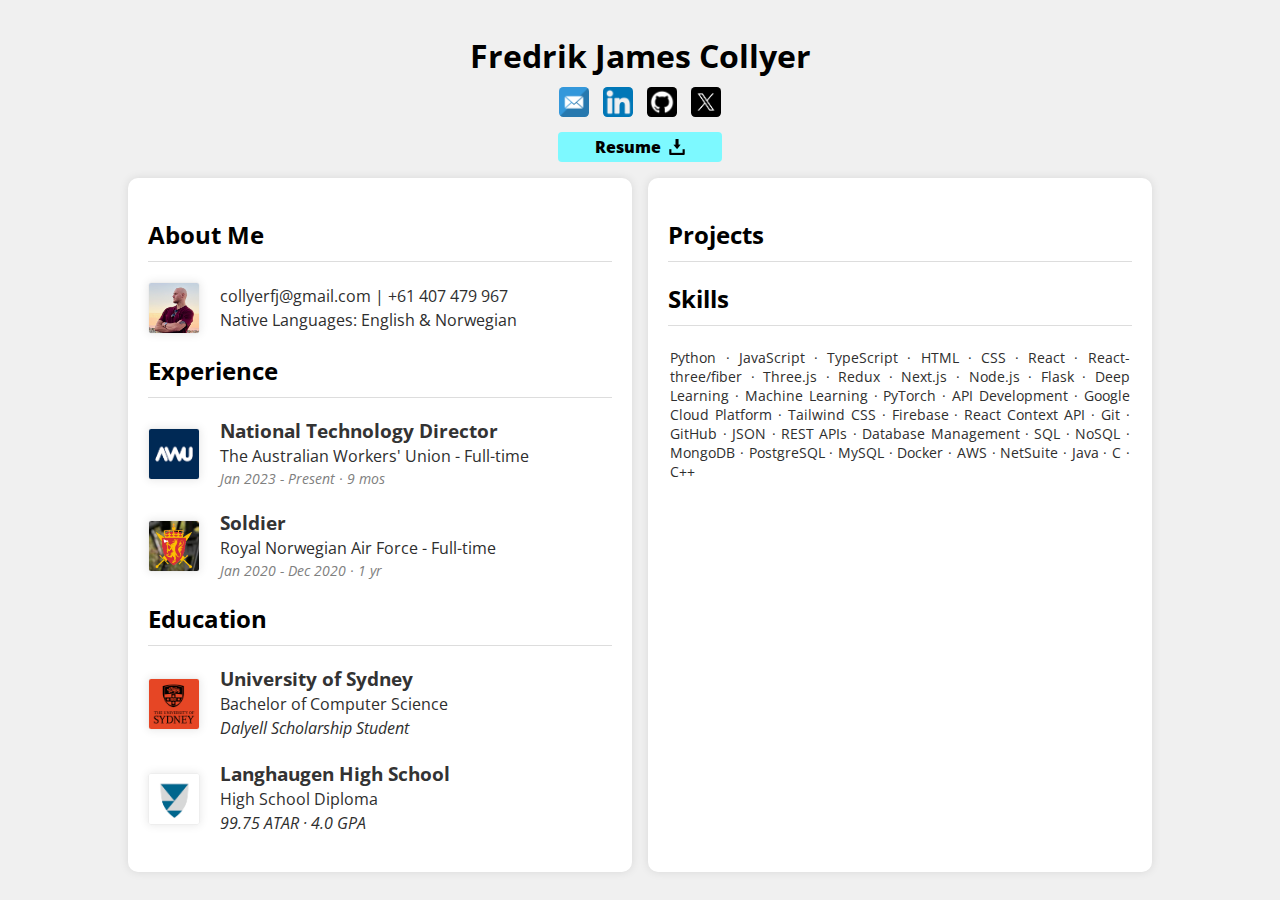
<file: index.html>
<!DOCTYPE html>
<html>
  <head>
    <meta name="viewport" content="width=device-width, initial-scale=1.0" />
    
    <meta property="og:title" content="Fredrik James Collyer - Resume & Portfolio">
    <meta property="og:description" content="Personal website of Fredrik James Collyer">
    <meta property="og:image" content="https://fjcollyer.github.io/images/profile.png">
    <meta property="og:url" content="https://fjcollyer.github.io/">
    <meta property="og:type" content="website">

    <link rel="stylesheet" type="text/css" href="styles.css" />
    <link
      href="https://fonts.googleapis.com/css2?family=Open+Sans:wght@400;700&display=swap"
      rel="stylesheet"
    />
    <!-- Favicon for Browsers -->
    <link rel="icon" href="./images/favicon.ico" type="image/x-icon">
    <!-- Apple Touch Icon for Mobile Devices -->
    <link rel="apple-touch-icon" href="./images/apple-touch-icon.png">
  </head>
  <body>
    <h1 id="main-title">Fredrik James Collyer</h1>
    <div id="contact-info">
        <div id="social-icons">
            <a href="mailto:collyerfj@gmail.com" target="_blank"><img src="./images/email-icon.png" class="social-icon" alt="Email icon"></a>
            <a href="https://www.linkedin.com/in/fjcollyer/" target="_blank"><img src="./images/linkedin-icon.png" class="social-icon" alt="LinkedIn icon"></a>
            <a href="https://github.com/fjcollyer" target="_blank"><img src="./images/github-icon.png" class="social-icon" alt="Github icon"></a>
            <a href="https://twitter.com/fjcollyer" target="_blank"><img src="./images/x-icon.jpeg" class="social-icon" alt="X icon"></a>
        </div>
        <div>
          <a href="./images/favicon.ico" class="resume-button" download target="_blank">
              Resume
              <img src="./images/download-icon.png" alt="Download icon" class="download-icon">
          </a>
      </div>      
    </div>      
    <div id="main-container">
      <div class="container">
        <!-- Left Container With Only Resume -->
        <div id="header">
          <h2>About Me</h2>
          <div class="about-entry">
            <img id="profile-img" src="./images/profile.png" alt="Profile Image" />
            <div class="about-info">
              <p><a class="email-href" href="mailto:collyerfj@gmail.com" target="_blank">collyerfj@gmail.com</a> | +61 407 479 967</p>
              <p>Native Languages: English & Norwegian</p>
            </div>
          </div>
        </div>     
        <div id="experience">
          <h2>Experience</h2>
          <div class="job">
            <img id="awu-img" src="./images/awu-icon.png" alt="AWU Image" />
            <div class="job-info">
              <h3>National Technology Director</h3>
              <p>The Australian Workers' Union - Full-time</p>
              <p id="job-year"><i>Jan 2023 - Present  &middot; 9 mos </i></p>
            </div>
          </div>

          <!-- <div class="job">
            <img id="luftforsvaret-img" src="./images/cipher-logo.png" alt="Airforce Image" />
            <div class="job-info">
              <h3>Software Engineer</h3>
              <p>Cipher Technologies - Full-time</p>
              <p id="job-year"><i>Jan 2021 - Dec 2022 &middot; 2 yr</i></p>
            </div>
          </div> -->
          
          <div class="job">
            <img id="luftforsvaret-img" src="./images/luftforsvaret-icon.png" alt="Airforce Image" />
            <div class="job-info">
              <h3>Soldier</h3>
              <p>Royal Norwegian Air Force - Full-time</p>
              <p id="job-year"><i>Jan 2020 - Dec 2020 &middot; 1 yr</i></p>
            </div>
          </div>
        </div>
        <div id="education">
          <h2>Education</h2>
          <div class="education-entry">
            <img id="usyd-img" src="./images/usyd-icon.png" alt="USYD Image" />
            <div class="education-info">
              <h3>University of Sydney</h3>
              <p>Bachelor of Computer Science</p>
              <!-- <p>Jan 2022 - Apr 2023</p> -->
              <p><i>Dalyell Scholarship Student</i></p>
            </div>
          </div>
          <div class="education-entry">
            <img id="usyd-img" src="./images/langhaugen.png" alt="USYD Image" />
            <div class="education-info">
              <h3>Langhaugen High School</h3>
              <p>High School Diploma</p>
              <p><i>99.75 ATAR &middot; 4.0 GPA</i></p>
            </div>
          </div>
        </div>
      </div>
      <div class="container">
        <!-- Right Container with only Projects -->
        <div id="projects">
            <h2>Projects</h2>
            <!-- <div class="project">
                <div class="project-container">
                    <img class="project-img" src="./images/connect4-icon.png" alt="Project Image" />
                    <div class="project-info">
                        <h3>Deep Q-Learning Connect4 AI</h3>
                        <p>Created a self-learning Connect 4 AI using PyTorch and Deep Q-Learning, served via Google Cloud API.</p>
                        <div class="project-buttons">
                            <button class="btn" onclick="window.location.href='https://fjcollyer.github.io/connect4/'">Website</button>
                            <button class="btn" onclick="window.open('https://github.com/fjcollyer/connect4-deep-q-network', '_blank')">Code</button>
                            <button class="btn" onclick="window.open('https://www.youtube.com/watch?v=NeTY1lkydIM', '_blank')">Demo</button>
                        </div>
                    </div>
                </div>
            </div>
            <div class="project">
              <div class="project-container">
                  <img class="project-img" src="./images/headfirst.png" alt="Project Image" />
                  <div class="project-info">
                      <h3>Mental Health Campaign Website</h3>
                      <p>Built and deployed the Australian Workers Union's Headfirst campaign website, with automated updates and CMS admin features.</p>
                      <div class="project-buttons">
                          <button class="btn" onclick="window.open('https://head-first.com.au/', '_blank')">Website</button>
                          <button class="btn btn-disabled" style="flex-grow: 1;" disabled>IP owned by AWU</button>
                      </div>
                  </div>
              </div>
            </div>                     
            <div class="project">
                <div class="project-container">
                    <img class="project-img" src="./images/crypto-icon.png" alt="Project Image" />
                    <div class="project-info">
                        <h3>Crypto Dashboard Web App</h3>
                        <p>Built a real-time cryptocurrency dashboard using React, Tailwind CSS, and Firebase for backend and authentication.</p>
                        <div class="project-buttons">
                            <button class="btn" onclick="window.open('https://jc-crypto-app.web.app/', '_blank')">Website</button>
                            <button class="btn" onclick="window.open('https://github.com/fjcollyer/jc-crypto', '_blank')">Code</button>
                            <button class="btn" onclick="window.open('https://www.youtube.com/watch?v=02uuoGEX-UE', '_blank')">Demo</button>
                        </div>
                    </div>
                </div>
            </div> -->
            <div id="skills">
              <h2>Skills</h2>
              <p id="skills-list">
                Python &middot; JavaScript &middot; TypeScript &middot; HTML &middot; CSS &middot; React &middot; React-three/fiber &middot; Three.js &middot; Redux &middot; Next.js &middot; Node.js &middot; Flask &middot; Deep Learning &middot; Machine Learning &middot; PyTorch &middot; API Development &middot; Google Cloud Platform &middot; Tailwind CSS &middot; Firebase &middot; React Context API &middot; Git &middot; GitHub &middot; JSON &middot; REST APIs &middot; Database Management &middot; SQL &middot; NoSQL &middot; MongoDB &middot; PostgreSQL &middot; MySQL &middot; Docker &middot; AWS &middot; NetSuite &middot; Java &middot; C &middot; C++
              </p>
            </div>            
        </div>    
    </div>
  </body>
</html>
</file>
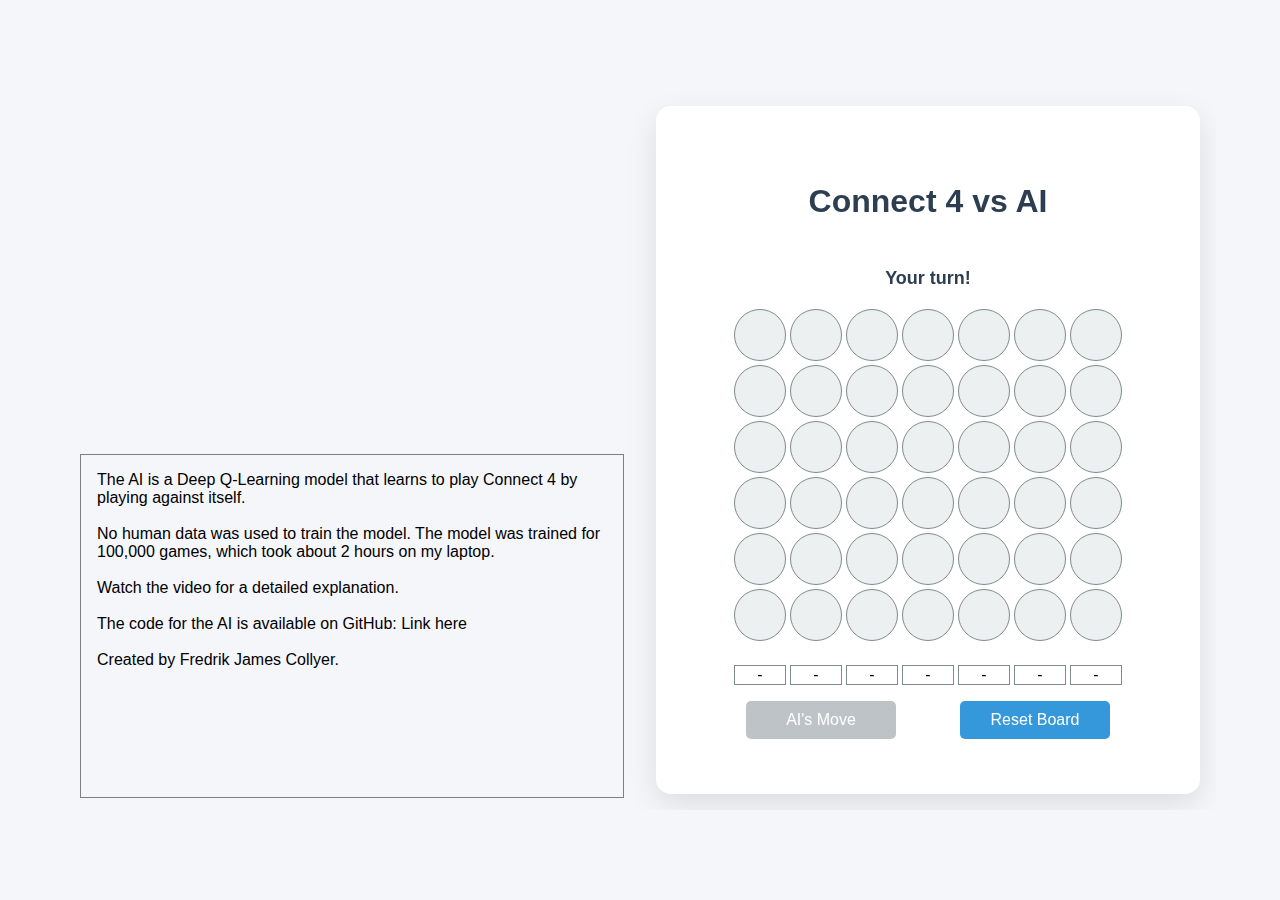
<file: connect4-ai/index.html>
<!DOCTYPE html>
<html lang="en">

<head>
    <meta charset="UTF-8">
    <meta name="viewport" content="width=device-width, initial-scale=1.0">
    <title>Connect 4 vs AI</title>
    <link rel="stylesheet" href="styles.css">
</head>

<body>
    <div class="main-container">

        <div class="left-section">
          <iframe src="https://www.youtube.com/embed/n7cOlBxtKSo" title="YouTube video player" frameborder="0" allow="accelerometer; autoplay; clipboard-write; encrypted-media; gyroscope; picture-in-picture; web-share" allowfullscreen></iframe>
          <div class="project-description" tabindex="0" role="textbox" aria-readonly="true">
            The AI is a Deep Q-Learning model that learns to play Connect 4 by playing against itself.
            <br><br>
            No human data was used to train the model. The model was trained for 100,000 games, which took about 2 hours on my laptop.
            <br><br>
            Watch the video for a detailed explanation.
            <br><br>
            The code for the AI is available on GitHub: Link here
            <br><br>
            Created by Fredrik James Collyer.
          </div>
        </div>

        <div class="right-section">
            <div class="container">
                <h1>Connect 4 vs AI</h1>
                <p id="statusMessage">Your turn!</p>
                <div class="board">
                  <div class="row" data-row="0"></div>
                  <div class="row" data-row="1"></div>
                  <div class="row" data-row="2"></div>
                  <div class="row" data-row="3"></div>
                  <div class="row" data-row="4"></div>
                  <div class="row" data-row="5"></div>
                </div>
                <div class="q-values">
                  <span data-col="0">-</span>
                  <span data-col="1">-</span>
                  <span data-col="2">-</span>
                  <span data-col="3">-</span>
                  <span data-col="4">-</span>
                  <span data-col="5">-</span>
                  <span data-col="6">-</span>
                </div>
                <div class="buttons">
                    <button id="aiMove" onclick="performAiMove()">AI's Move</button>
                    <button id="resetGame" onclick="startGame(firstPlayer)">Reset Board</button>
                </div>
            </div>
        </div>

    </div>
    <script src="script.js"></script>
</body>

</html>
</file>
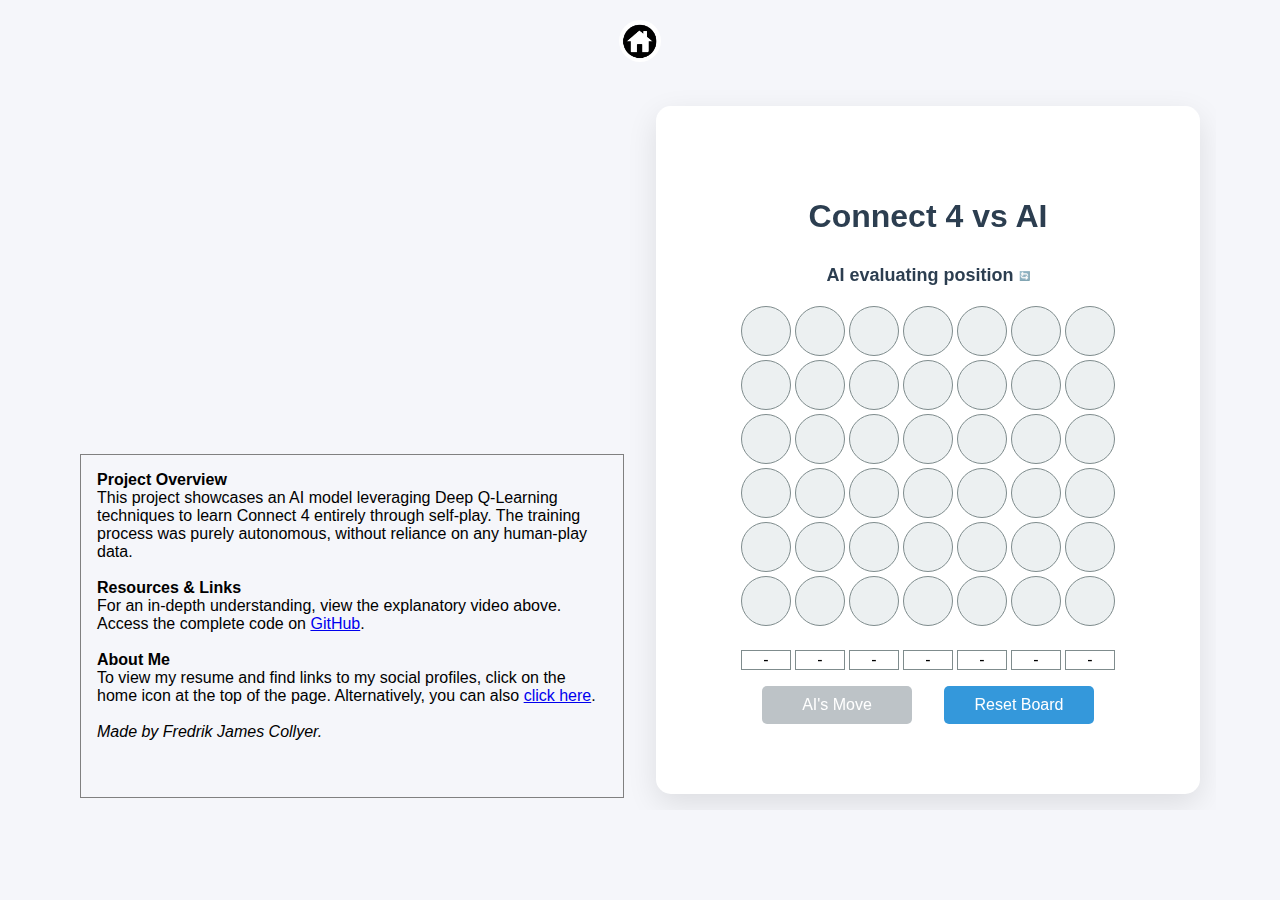
<file: connect4/index.html>
<!DOCTYPE html>
<html lang="en">

<head>
    <meta charset="UTF-8">
    <meta name="viewport" content="width=device-width, initial-scale=1.0">
    <title>Connect 4 vs AI</title>
    <link rel="stylesheet" href="styles.css">
    <!-- Favicon for Browsers -->
    <link rel="icon" href="../images/favicon.ico" type="image/x-icon">
    <!-- Apple Touch Icon for Mobile Devices -->
    <link rel="apple-touch-icon" href="../images/apple-touch-icon.png">
</head>

<body>
    <div class="main-container">
        <div>
          <a href="https://fjcollyer.github.io/"><img src="./images/home-icon.jpeg" class="back-button"></a>
        </div>
        <div class="left-section">
          <iframe src="https://www.youtube.com/embed/NeTY1lkydIM" title="AI for Connect 4 (Deep Q-Learning) - Video demo of project" frameborder="0" allow="accelerometer; autoplay; clipboard-write; encrypted-media; gyroscope; picture-in-picture; web-share" allowfullscreen></iframe>
          <div class="project-description" tabindex="0" role="textbox" aria-readonly="true">

            <!-- Project Overview Section -->
            <strong>Project Overview</strong>
            <br>
            This project showcases an AI model leveraging Deep Q-Learning techniques to learn Connect 4 entirely through self-play. The training process was purely autonomous, without reliance on any human-play data.
            <br><br>
            
            <!-- Additional Resources Section -->
            <strong>Resources & Links</strong>
            <br>
            For an in-depth understanding, view the explanatory video above.
            <br>
            Access the complete code on <a href="https://github.com/fjcollyer/connect4-deep-q-network" target="_blank">GitHub</a>.
            <br><br>
        
            <!-- Personal Info Section -->
            <strong>About Me</strong>
            <br>
            To view my resume and find links to my social profiles, click on the home icon at the top of the page. Alternatively, you can also <a href="https://fjcollyer.github.io/">click here</a>.
            <br><br>
        
            <i>Made by Fredrik James Collyer.</i>
            
          </div>
        </div>

        <div class="right-section">
            <div class="container">
                <h1>Connect 4 vs AI</h1>
                <div id="statusMessage">
                  <span id="statusText">Your turn!</span>
                </div>                     
                <div class="board">
                  <div class="row" data-row="0"></div>
                  <div class="row" data-row="1"></div>
                  <div class="row" data-row="2"></div>
                  <div class="row" data-row="3"></div>
                  <div class="row" data-row="4"></div>
                  <div class="row" data-row="5"></div>
                </div>
                <div class="q-values">
                  <span data-col="0">-</span>
                  <span data-col="1">-</span>
                  <span data-col="2">-</span>
                  <span data-col="3">-</span>
                  <span data-col="4">-</span>
                  <span data-col="5">-</span>
                  <span data-col="6">-</span>
                </div>
                <div class="buttons">
                    <button id="aiMove" onclick="performAiMove()" disabled>AI's Move</button>
                    <button id="resetGame" onclick="startGame()">Reset Board</button>
                </div>
            </div>
        </div>

    </div>
    <script src="script.js"></script>
</body>

</html>
</file>
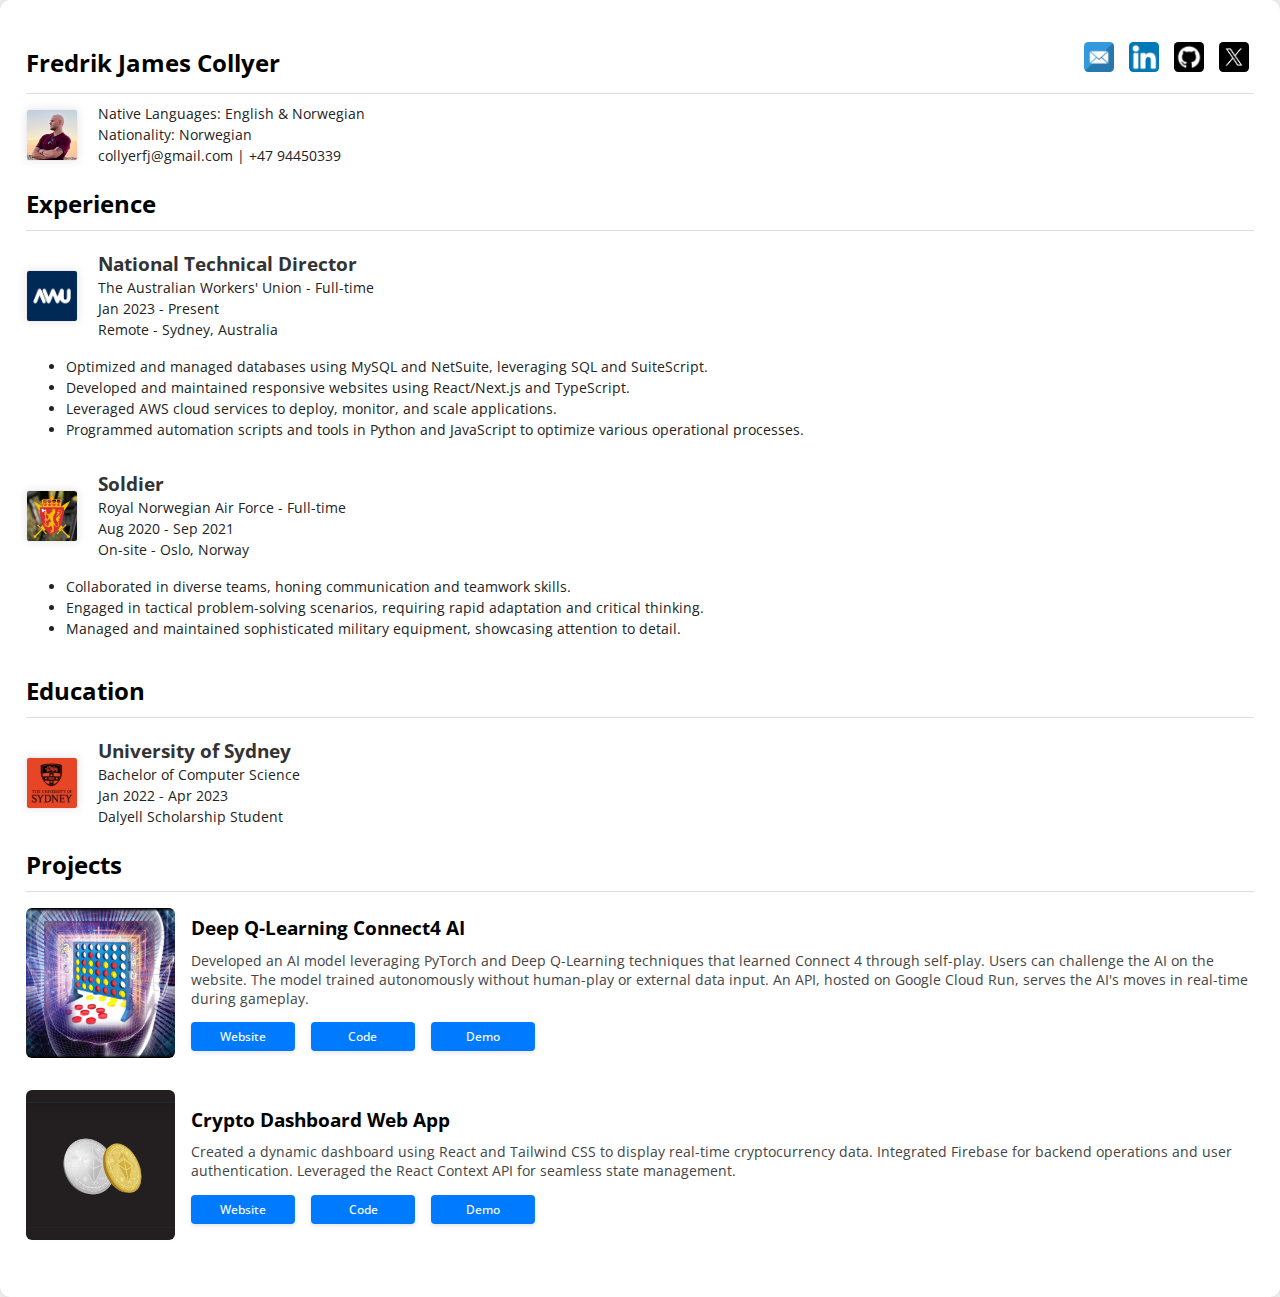
<file: resume/index.html>
<!DOCTYPE html>
<html>
  <head>
    <meta name="viewport" content="width=device-width, initial-scale=1.0" />
    
    <meta property="og:title" content="Fredrik James Collyer - Resume & Portfolio">
    <meta property="og:description" content="Personal website of Fredrik James Collyer">
    <meta property="og:image" content="https://fjcollyer.github.io/images/profile.png">
    <meta property="og:url" content="https://fjcollyer.github.io/">
    <meta property="og:type" content="website">

    <link rel="stylesheet" type="text/css" href="styles.css" />
    <link
      href="https://fonts.googleapis.com/css2?family=Open+Sans:wght@400;700&display=swap"
      rel="stylesheet"
    />
    <!-- Favicon for Browsers -->
    <link rel="icon" href="./images/favicon.ico" type="image/x-icon">
    <!-- Apple Touch Icon for Mobile Devices -->
    <link rel="apple-touch-icon" href="./images/apple-touch-icon.png">
  </head>
  <body>
    <div id="main-container">
      <div class="container">
        <!-- Left Container With Only Resume -->
        <div id="header">
          <div id="header-ic">
          <h2 id="namee">Fredrik James Collyer</h2>
            <div id="contact-info">
              <a href="mailto:collyerfj@gmail.com" target="_blank"><img src="./images/email-icon.png" class="social-icon" alt="Email icon"></a>
              <a href="https://www.linkedin.com/in/fjcollyer/" target="_blank"><img src="./images/linkedin-icon.png" class="social-icon" alt="LinkedIn icon"></a>
              <a href="https://github.com/fjcollyer" target="_blank"><img src="./images/github-icon.png" class="social-icon" alt="Github icon"></a>
              <a href="https://twitter.com/fjcollyer" target="_blank"><img src="./images/x-icon.jpeg" class="social-icon" alt="X icon"></a>
            </div>
          </div>
          <div class="about-entry">
            <img id="profile-img" src="./images/profile.png" alt="Profile Image" />
            <div class="about-info">
              <p>Native Languages: English & Norwegian</p>
              <p>Nationality: Norwegian</p>
              <p><a class="email-href" href="mailto:collyerfj@gmail.com" target="_blank">collyerfj@gmail.com</a> | +47 94450339</p>
            </div>
          </div>
        </div>     
        <div id="experience">
          <h2>Experience</h2>
          <div class="job">
            <div class="job-info">
              <div class="job-image-info-container">
                <img id="awu-img" src="./images/awu-icon.png" alt="AWU Image" />
                <div>
                  <h3>National Technical Director</h3>
                  <p>The Australian Workers' Union - Full-time</p>
                  <p>Jan 2023 - Present</p>
                  <p>Remote - Sydney, Australia</p>
                </div>
              </div>
                <ul>
                  <li>Optimized and managed databases using MySQL and NetSuite, leveraging SQL and SuiteScript.</li>
                  <li>Developed and maintained responsive websites using React/Next.js and TypeScript.</li>
                  <li>Leveraged AWS cloud services to deploy, monitor, and scale applications.</li>
                  <li>Programmed automation scripts and tools in Python and JavaScript to optimize various operational processes.</li>
              </ul>
            </div>
         </div>
          <div class="job">
            <div class="job-info">
              <div class="job-image-info-container">
                <img id="luftforsvaret-img" src="./images/luftforsvaret-icon.png" alt="Airforce Image" />
                <div>
                  <h3>Soldier</h3>
                  <p>Royal Norwegian Air Force - Full-time</p>
                  <p>Aug 2020 - Sep 2021</p>
                  <p>On-site - Oslo, Norway</p>
                </div>
              </div>
              <ul>
                  <li>Collaborated in diverse teams, honing communication and teamwork skills.</li>
                  <li>Engaged in tactical problem-solving scenarios, requiring rapid adaptation and critical thinking.</li>
                  <li>Managed and maintained sophisticated military equipment, showcasing attention to detail.</li>
              </ul>              
            </div>
          </div>
        </div>
        <div id="education">
          <h2>Education</h2>
          <div class="education-entry">
            <img id="usyd-img" src="./images/usyd-icon.png" alt="USYD Image" />
            <div class="education-info">
              <h3>University of Sydney</h3>
              <p>Bachelor of Computer Science</p>
              <p>Jan 2022 - Apr 2023</p>
              <p>Dalyell Scholarship Student</p>
            </div>
          </div>
        </div>
        <div id="projects">
          <h2>Projects</h2>
          <div class="project">
              <div class="project-container">
                  <img class="project-img" src="./images/connect4-icon.png" alt="Project Image" />
                  <div class="project-info">
                      <h3>Deep Q-Learning Connect4 AI</h3>
                      <p>Developed an AI model leveraging PyTorch and Deep Q-Learning techniques that learned Connect 4 through self-play. Users can challenge the AI on the website. The model trained autonomously without human-play or external data input. An API, hosted on Google Cloud Run, serves the AI's moves in real-time during gameplay.</p>
                      <div class="project-buttons">
                        <a class="btn" href="https://fjcollyer.github.io/connect4/" target="_blank">Website</a>
                        <a class="btn" href="https://github.com/fjcollyer/connect4-deep-q-network" target="_blank">Code</a>
                        <a class="btn" href="https://www.youtube.com/watch?v=NeTY1lkydIM" target="_blank">Demo</a>
                      </div>                    
                  </div>
              </div>
          </div>
          <div class="project">
              <div class="project-container">
                  <img class="project-img" src="./images/crypto-icon.png" alt="Project Image" />
                  <div class="project-info">
                    <h3>Crypto Dashboard Web App</h3>
                    <p>Created a dynamic dashboard using React and Tailwind CSS to display real-time cryptocurrency data. Integrated Firebase for backend operations and user authentication. Leveraged the React Context API for seamless state management.</p>                    
                    <div class="project-buttons">
                      <a href="https://jc-crypto-app.web.app/" target="_blank" class="btn">Website</a>
                      <a href="https://github.com/fjcollyer/jc-crypto" target="_blank" class="btn">Code</a>
                      <a href="https://www.youtube.com/watch?v=02uuoGEX-UE" target="_blank" class="btn">Demo</a>
                    </div>                  
                  </div>
              </div>
          </div>
  </body>
</html>
</file>
<file: styles.css>
body {
  font-family: 'Open Sans', sans-serif;
  background-color: #F0F0F0;
  margin: 0;
  padding: 0;
  display: flex;
  justify-content: center;
  align-items: center;
  height: auto;
  
  min-height: 100vh;
  flex-direction: column;
}

#skills-list {
  font-size: 0.9em;
  padding: 2px;
  text-align: justify;
}

p {
  margin: 2px 0;
  color: #2e2e2e;
  font-size: 1em;
}

#main-title {
  text-align: center;
  margin-bottom: 10px;
}

#main-container {
  display: flex;
  flex-wrap: wrap;
  justify-content: space-around;
  align-items: stretch; 
  width: 80%;
  gap: 1rem;
}

.container {
  flex: 1;
  width: 45%;
  max-width: 100%;
  background-color: white;
  padding: 2%;
  border-radius: 10px;
  box-shadow: 0px 0px 10px rgba(0, 0, 0, 0.1);
  overflow: auto;
  margin: 1rem 0;
}

@media screen and (max-width: 1170px) {
  #main-container {
    flex-direction: column;
    width: 96%;
  }
  .container {
    width: 90%;
    margin: 1rem auto;

  }
  .project-img {
    max-width: 50px;
    max-height: 50px;
    object-fit: cover;
    
  }
  #main-title {
    font-size: 1.5rem;
  }
  #contact-info {
    font-size: 1rem !important;
  }
  .btn {
    padding: 0.3em 0em !important;
  }
  .project-buttons {
    gap: 0.5em !important;; 
  }
  
}

.social-icon {
  width: 30px;
  height: 30px;
  margin-right: 5px;
  margin-left: 5px;
  border-radius: 14%;
}

.email-href {
  color: inherit;
  text-decoration: inherit;
}

.social-icon {
  width: 30px;
  height: 30px;
  margin-right: 5px;
  margin-left: 5px;
  border-radius: 14%;
}

.email-href {
  color: inherit;
  text-decoration: inherit;
}

.resume-button {
  display: inline-flex;
  justify-content: center;
  align-items: center;
  background-color: #7DF9FF;
  height: 30px;
  border: none;
  border-radius: 4px;
  font-size: 16px;
  cursor: pointer;
  text-decoration: none;
  color: black;
  font-weight: 800;
  width: 148px; /* Adjust width to fit icon */
  transition: all 0.3s ease;
  padding: 0 8px; /* Added padding to give space for the icon */
}

.download-icon {
  margin-left: 8px;  /* Space between text and icon */
  width: 16px;  /* Adjust the icon size */
  height: auto;
}

/* Hover state */
.resume-button:hover {
  background-color: #00FFFF;
  box-shadow: 0px 8px 16px 0px rgba(0,0,0,0.1);
}

/* Active state */
.resume-button:active {
  background-color: #00FFFF;
  box-shadow: 0px 4px 8px 0px rgba(0,0,0,0.1);
  transform: translateY(4px);
}


#social-icons {
  display: block;
  text-align: center;  /* Center align the icons */
  margin-bottom: 10px;
}

#contact-info {
  text-align: center; /* Center align the entire contact info section */
}



#job-year {
  font-size: 0.9em;
  color: gray;
}

.about-entry,
.job,
.education-entry {
  margin-top: 20px;
  display: flex;
  align-items: center;
  margin-bottom: 15px;
}

.job img,
.education-entry img,
#profile-img {
  width: 50px;
  height: 50px;
  margin-right: 20px;
  object-fit: cover;
  border: 1px solid #eee;
  box-shadow: 0px 0px 10px rgba(0, 0, 0, 0.1);
  border-radius: 6%;
}

.job-info h3,
.education-info h3,
.reference-info h3 {
  margin: 0;
  color: #333;
}

h2 {
  border-bottom: 1px solid #ddd;
  padding-bottom: 10px;
}

.project {
  display: flex;
  flex-direction: row;
  margin-bottom: 2em;
  margin-top: 1em;
}

.disclaimer {
  font-size: 0.7em;
  color: grey;
  margin-top: 5px;
  margin-bottom: 15px;
}

.btn-disabled {
  background-color: #ccc !important;
  cursor: not-allowed !important;
  color: #888 !important;
  width: 160px;
  max-width: 176px;
}

.project-container {
  display: flex;
  gap: 1em; /* add some space between the image and the info */
}

.project-img {
  height: 130px; /* reduce the size of the image */
  width: 130px; /* reduce the size of the image */
  object-fit: contain;
  border-radius: 4%;
  box-shadow: 0 2px 4px rgba(0,0,0,0.2);
}

.project-info {
  display: flex;
  flex-direction: column;
  justify-content: space-between;
}

.project-info h3 {
  margin: 0 0 0.5em 0;
  font-size: 1.2em;
}

.project-info p {
  margin: 0 0 1em 0;
  color: #2e2e2e;
  font-size: 0.9em;
}

.project-buttons {
  display: flex;
  gap: 1em;
}

.btn {
  padding: 0.5em 1em;
  background-color: #007BFF;
  color: #ffffff;
  border: none;
  border-radius: 4px;
  text-decoration: none;
  transition: background-color 0.3s ease, box-shadow 0.3s ease, transform 0.3s ease;
  width: 80px;
  text-align: center;
  white-space: nowrap;
  overflow: hidden;
  text-overflow: ellipsis;
  font-weight: 500;
  box-shadow: 0 2px 4px rgba(0,0,0,0.1);
}

.btn:hover {
  background-color: #008CFF;
  cursor: pointer;
  box-shadow: 0 4px 8px rgba(0,0,0,0.2);
  transform: translateY(-2px);
}

.btn:active {
  background-color: #0069D9;
  box-shadow: 0 2px 4px rgba(0,0,0,0.1);
  transform: translateY(0);
}

#references {
  margin-top: 40px;
}

.reference {
  margin-bottom: 18px;
}
</file>
<file: connect4-ai/styles.css>
body {
  font-family: 'Segoe UI', Tahoma, Geneva, Verdana, sans-serif;
  background-color: #f5f6fa;
  display: flex;
  justify-content: center;
  align-items: center;
  height: 100vh;
  margin: 0;
  min-height: 100vh;
}

.main-container {
  display: flex;
  width: 90%;
  height: 80%;
  overflow-y: auto;
}

.left-section,
.right-section {
  flex: 1;
  padding: 1rem;
}

.left-section iframe {
  width: 100%;
  height: 50%;
  min-height: 150px;  /* Set a minimum height for the video player */
}

.project-description {
  width: 100%;
  height: 50%;
  min-height: 100px;
  overflow: auto;
  border: 1px solid gray; 
  white-space: normal;
  box-sizing: border-box;
  padding: 1rem;
}

.container {
  background-color: #ffffff;
  border-radius: 15px;
  box-shadow: 0 10px 30px rgba(0, 0, 0, 0.1);
  width: 100%; 
  display: flex;
  flex-direction: column;
  align-items: center;
  justify-content: center;
  height: 100%;
}

#statusMessage {
  text-align: center;
  font-size: 1.125rem;
  font-weight: bold;
  color: #2C3E50;
  margin-bottom: 1.25rem;
}

h1 {
  text-align: center;
  color: #2C3E50;
  margin-bottom: 1.875rem; 
}

.board {
  display: flex;
  flex-direction: column;
  margin-bottom: 1.25rem; 
}

.row {
  display: flex;
  justify-content: space-between;
  margin-bottom: 0.25rem; 
  width: 100%;
}

.row div {
  border: 1px solid #7f8c8d;
  width: calc(10vw - 0.5rem); 
  height: calc(10vw - 0.5rem);
  border-radius: 50%;
  max-width: 50px;  
  max-height: 50px;  
  margin: 0 0.125rem;
}

.row .empty {
background-color: #ecf0f1;
}

.row .player {
background-color: #e74c3c;
}

.row .ai {
background-color: #f39c12;
}

.q-values {
  display: flex;
  justify-content: space-between; 
  margin-bottom: 1rem; 
}

.q-values span {
  border: 1px solid #7f8c8d;
  width: calc(10vw - 0.5rem); 
  max-width: 50px;  
  max-height: 50px;  
  margin: 0 0.125rem;
  text-align: center;
}

.buttons {
  display: flex;
  justify-content: center; 
}

.buttons button:first-child {
  margin-right: 4rem;
}

button {
background-color: #3498db;
color: #fff;
border: none;
border-radius: 5px;
padding: 10px 20px;
font-size: 16px;
cursor: pointer;
transition: background-color 0.3s;
width: 150px;
}

button:hover {
background-color: #2980b9;
}

button:disabled {
background-color: #bdc3c7;
}

.row div:hover:not(.player):not(.ai) {
background-color: #bdc3c7;
cursor: pointer;
}

/* Media Queries for responsiveness */
@media (max-width: 1040px) {
  .main-container {
      flex-direction: column;
      align-items: center;
      height: auto;
      padding-bottom: 1.25rem; /* use rem */
      max-height: 90vh;
      overflow-y: auto;
  }

  .row, .q-values, .buttons {
      padding: 0 1rem; /* use rem */
      width: 100%; /* set to full width for mobile */
      box-sizing: border-box; /* to include padding in the width */
  }

  .buttons {
    margin-bottom: 2rem;
  }

  .row div {
    margin: 0 0.0625rem;
  }

  .project-description {
    height: 30vh;  /* This sets the height relative to 30% of the viewport height */
  }

  .left-section iframe {
    height: 30vh;  /* This sets the height relative to 30% of the viewport height */
  }
}
</file>
<file: connect4/styles.css>
*, *::before, *::after {
  box-sizing: border-box;
}

body {
  font-family: 'Segoe UI', Tahoma, Geneva, Verdana, sans-serif;
  background-color: #f5f6fa;
  display: flex;
  justify-content: center;
  align-items: center;
  height: 100vh;
  margin: 0;
  min-height: 100vh;
}

.main-container {
  display: flex;
  width: 90%;
  height: 80%;
  overflow-x: hidden;
}

.back-button {
  position: absolute;
  top: 20px; /* adjust this value based on how far down from the top you want the button to be */
  left: 50%; /* this moves the left edge of the button to the middle of the screen */
  transform: translateX(-50%); /* this centers the button */
  width: 42px;
  height: 42px;
  border-radius: 50%;
}


.left-section,
.right-section {
  flex: 1;
  padding: 1rem;
}

.left-section iframe {
  width: 100%;
  height: 50%;
  min-height: 150px;
}

.project-description {
  width: 100%;
  height: 50%;
  min-height: 100px;
  overflow: auto;
  border: 1px solid gray; 
  white-space: normal;
  box-sizing: border-box;
  padding: 1rem;
}

.container {
  background-color: #ffffff;
  border-radius: 15px;
  box-shadow: 0 10px 30px rgba(0, 0, 0, 0.1);
  width: 100%; 
  display: flex;
  flex-direction: column;
  align-items: center;
  justify-content: center;
  height: 100%;
}

#statusMessage {
  text-align: center;
  font-size: 1.125rem;
  font-weight: bold;
  color: #2C3E50;
  margin-bottom: 1.25rem;
}

h1 {
  text-align: center;
  color: #2C3E50;
  margin-bottom: 1.875rem; 
}

.board {
  display: flex;
  flex-direction: column;
  margin-bottom: 1.25rem; 
}

.row {
  display: flex;
  justify-content: space-between;
  margin-bottom: 0.25rem; 
  width: 100%;
}

.row div {
  border: 1px solid #7f8c8d;
  width: calc(10vw - 0.5rem); 
  height: calc(10vw - 0.5rem);
  border-radius: 50%;
  max-width: 50px;  
  max-height: 50px;  
  margin: 0 0.125rem;
}

.row .empty {
background-color: #ecf0f1;
}

.row .player {
  background-color: #FF0000; /* Bright Red */
}

.row .ai {
  background-color: #0000FF; /* Bright Blue */
}

.q-values {
  display: flex;
  justify-content: center;
  margin-bottom: 1rem; 
}

.q-values span {
  border: 1px solid #7f8c8d;
  width: calc(10vw - 0.5rem); 
  max-width: 50px;  
  max-height: 50px;  
  text-align: center;
  margin: 0 0.125rem;
}

.buttons {
  display: flex;
  justify-content: center; 
}

.buttons button:first-child {
  margin-right: 2rem;
}

button {
background-color: #3498db;
color: #fff;
border: none;
border-radius: 5px;
padding: 10px 20px;
font-size: 16px;
cursor: pointer;
transition: background-color 0.3s;
width: 150px;
}

button:hover {
background-color: #2980b9;
}

button:disabled {
background-color: #bdc3c7;
}

.row div:hover:not(.player):not(.ai) {
background-color: #bdc3c7;
cursor: pointer;
}

/* Media Queries for responsiveness */
@media (max-width: 1040px) {
  body {
    align-items: flex-start; /* It will align the content to the top */
  }
  .main-container {
      flex-direction: column;
      align-items: center;
      height: auto;
      padding-bottom: 1.25rem; /* use rem */
      margin-top: 80px;
  }

  .row, .q-values, .buttons {
      padding: 0 1rem; /* use rem */
      width: 100%; /* set to full width for mobile */
      box-sizing: border-box; /* to include padding in the width */
  }

  .buttons {
    margin-bottom: 2rem;
  }

  .row div {
    margin: 0 0.0625rem;
  }

  .project-description {
    height: 30vh;  /* This sets the height relative to 30% of the viewport height */
  }

  .left-section iframe {
    height: 30vh;  /* This sets the height relative to 30% of the viewport height */
  }

  .left-section, .right-section {
    max-width: 98%;  /* This will ensure neither section exceeds 90% width */
    margin: 0 auto;  /* Centers the section if it's not taking up full width */
  }

  body {
    font-size: 0.7rem; /* Adjust as necessary, smaller value = smaller text */
  }

  /* You can target specific elements or classes if you only want to reduce size for some elements */
  h1 {
    font-size: 1.2rem; /* Adjusted for mobile */
  }

  #statusMessage {
    font-size: 0.8rem; /* Adjusted for mobile */
  }

  .q-values span {
    font-size: 0.6rem; /* Adjusted for mobile, you can make this even smaller if required */
  }

  button {
    font-size: 0.6rem; /* Adjusted for mobile */
  }
}
</file>
<file: resume/styles.css>
@media print {
  /* Reset backgrounds */
  body, a, img, div {
      background: transparent !important;
      box-shadow: none !important;
  }

  /* Adjust button styles for print */
  .btn {
      background-color: #007BFF !important;
      color: #ffffff !important;
      box-shadow: none !important;
      transform: none !important;
  }

  /* Other print styles as needed */
}


body {
  font-family: 'Open Sans', sans-serif;
  background-color: #F0F0F0;
  margin: 0;
  padding: 0;
  display: flex;
  justify-content: center;
  align-items: center;
  height: auto;
  min-height: 100vh;
  flex-direction: column;
}

p, li {
  margin: 2px 0;
  color: #222;
  font-size: 0.9rem;
}

#main-title {
  text-align: center;
  margin-bottom: 10px;
}

#main-container {
  display: flex;
  flex-wrap: wrap;
  justify-content: space-around;
  width: 100%;
}

.container {
  flex: 1;
  width: 45%;
  max-width: 100%;
  background-color: white;
  padding: 2%;
  border-radius: 10px;
  box-shadow: 0px 0px 10px rgba(0, 0, 0, 0.1);
  overflow: auto;
}

@media screen and (max-width: 1170px) {
  #main-container {
    flex-direction: column;
    width: 96%;
  }
  .container {
    width: 90%;
    margin: 1rem auto;

  }
  .project-img {
    max-width: 50px;
    max-height: 50px;
    object-fit: cover;
  }
  #main-title {
    font-size: 1.5rem;
  }
  #contact-info {
    font-size: 1rem !important;
  }
  .btn {
    padding: 0.3em 0em !important;
  }
  .project-buttons {
    gap: 0.5em !important;; 
  }
  
}

.social-icon {
  width: 30px;
  height: 30px;
  margin-right: 5px;
  margin-left: 5px;
  border-radius: 14%;
}

.email-href {
  color: inherit;
  text-decoration: inherit;
}


#resume {
  border-radius: 0% !important;
}

#header-ic {
  display: flex;
  justify-content: space-between;
  align-items: center;
  margin-bottom: 0.5em;
  border-bottom: 1px solid #ddd;
}

#header h2,
#projects h2 {
  margin-bottom: 0.2em;
}

#contact-info {
  font-size: 1.1em;
  font-weight: 600;
  color: #555;
}

#contact-info span {
  margin: 0 10px;
}

.about-entry,
.job,
.education-entry {
  margin-top: 0px;
  display: flex;
  align-items: center;
  margin-bottom: 0px;
}

.job {
  margin-bottom: 1em;
}

.job-image-info-container {
  display: flex;
  flex-direction: row;
}

.job-image-info-container img {
  margin: auto 0;
}


.job img,
.education-entry img,
#profile-img {
  width: 50px;
  height: 50px;
  margin-right: 20px;
  object-fit: cover;
  border: 1px solid #eee;
  box-shadow: 0px 0px 10px rgba(0, 0, 0, 0.1);
  border-radius: 6%;
}

.job-info h3,
.education-info h3,
.reference-info h3 {
  margin: 0;
  color: #333;
}
#namee {
  border-bottom: none;
}

h2 {
  border-bottom: 1px solid #ddd;
  padding-bottom: 10px;
}

.project {
  display: flex;
  flex-direction: row;
  margin-bottom: 2em;
  margin-top: 1em;
}

.project-container {
  display: flex;
  align-items: center;
}

.project-img {
  height: 150px;
  width: 150px;
  margin-right: 1em;
  object-fit: contain;
  border-radius: 4%;
}

.project-info {
  display: flex;
  flex-direction: column;
  width: 100%;
}

.project-info p {
  margin: 0 0 1em 0;
  color: #444;
  font-size: 0.9em;
}

.project-info h3 {
  margin: 0 0 0.5em 0;
  font-size: 1.2em;
}

.project-buttons {
  display: flex;
  gap: 1em;
}

.btn {
  padding: 0.5em 1em;
  background-color: #007BFF;
  color: #ffffff;
  border: none;
  text-decoration: none;
  font-size: 12px;
  border-radius: 4px;
  text-decoration: none;
  transition: background-color 0.3s ease, box-shadow 0.3s ease, transform 0.3s ease;
  width: 80px;
  text-align: center;
  white-space: nowrap;
  overflow: hidden;
  text-overflow: ellipsis;
  font-weight: 500;
  box-shadow: 0 2px 4px rgba(0,0,0,0.1);
}

.btn:hover {
  background-color: #008CFF;
  cursor: pointer;
  box-shadow: 0 4px 8px rgba(0,0,0,0.2);
  transform: translateY(-2px);
}

.btn:active {
  background-color: #0069D9;
  box-shadow: 0 2px 4px rgba(0,0,0,0.1);
  transform: translateY(0);
}

#references {
  margin-top: 40px;
}

.reference {
  margin-bottom: 18px;
}
</file>
